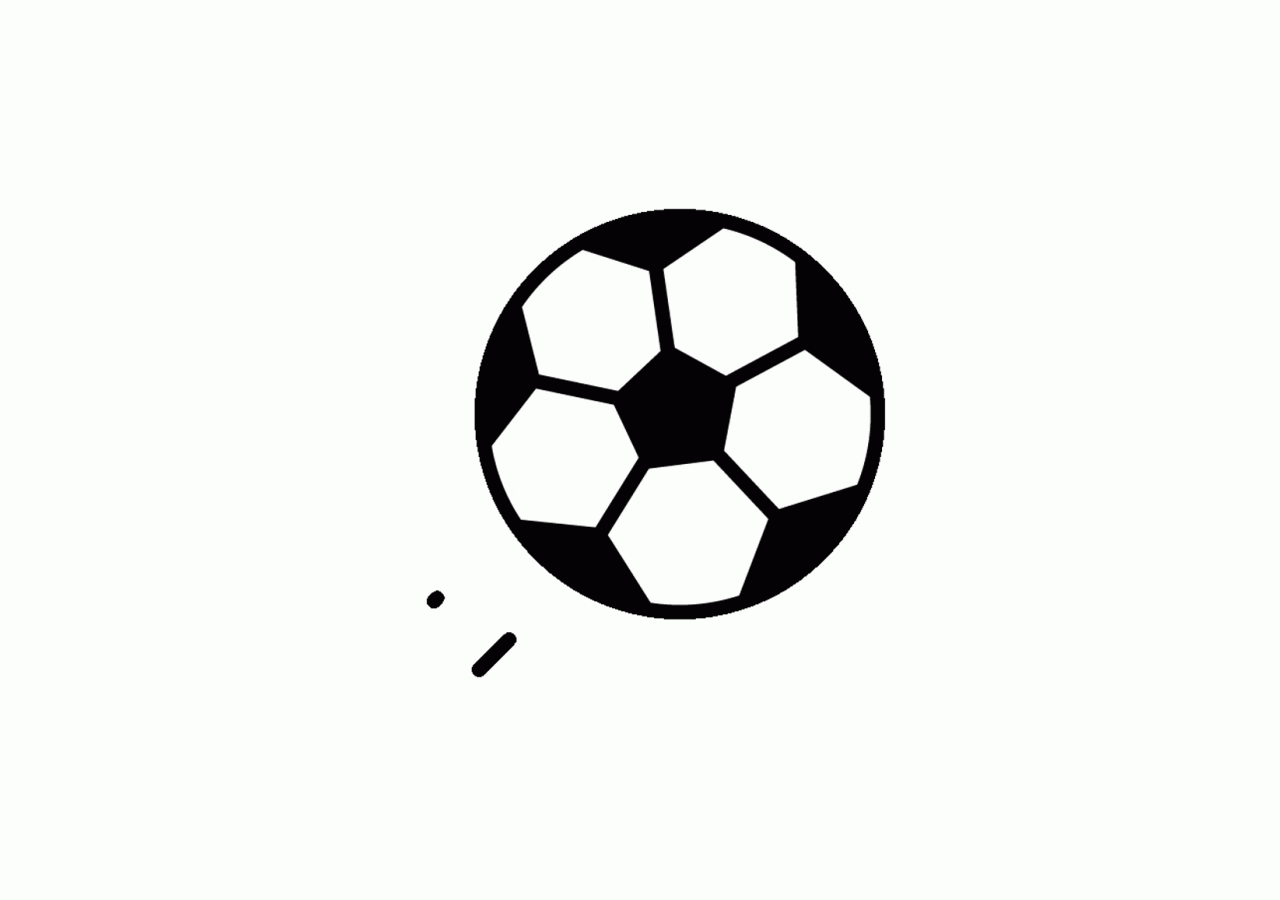
<file: index.html>
<!DOCTYPE>
<html lang='en'>
<head>
<title>preloader</title>
<link rel="stylesheet" href="style.css">

</head>
<body>
    <div class='pre-loader'>
        <img class='loading-gif' alt='loading' src="image/football-soccer.gif"/>
    </div>
    <script type='text/javascript'>
        window.addEventListener('load', function () {
        document.querySelector('.pre-loader').className += ' hidden';
        setTimeout( function() { window.location.href = "content.html"; }, 5000 );
        });
    </script>
</body>
</html>
</file>
<file: style.css>
body{
    background-color: #fcfefc;
}
.loading-gif {
    max-width: 500px;
    }
    .pre-loader {
    position: fixed;
    z-index: 100; /** make sure this is the highest value compared to all other divs **/
    top: 0;
    left: 0;
    background: #fcfefc;
    display: flex;
    justify-content: center;
    align-items: center;
    height: 100%;
    width: 100%;
    }
    .pre-loader.hidden {
    animation: fadeOut 2s; /** change to 1s */
    animation-fill-mode: forwards;
    }
    @keyframes fadeOut {
    100% {
    opacity: 0;
    visibility: hidden;
    }
    
}
</file>
